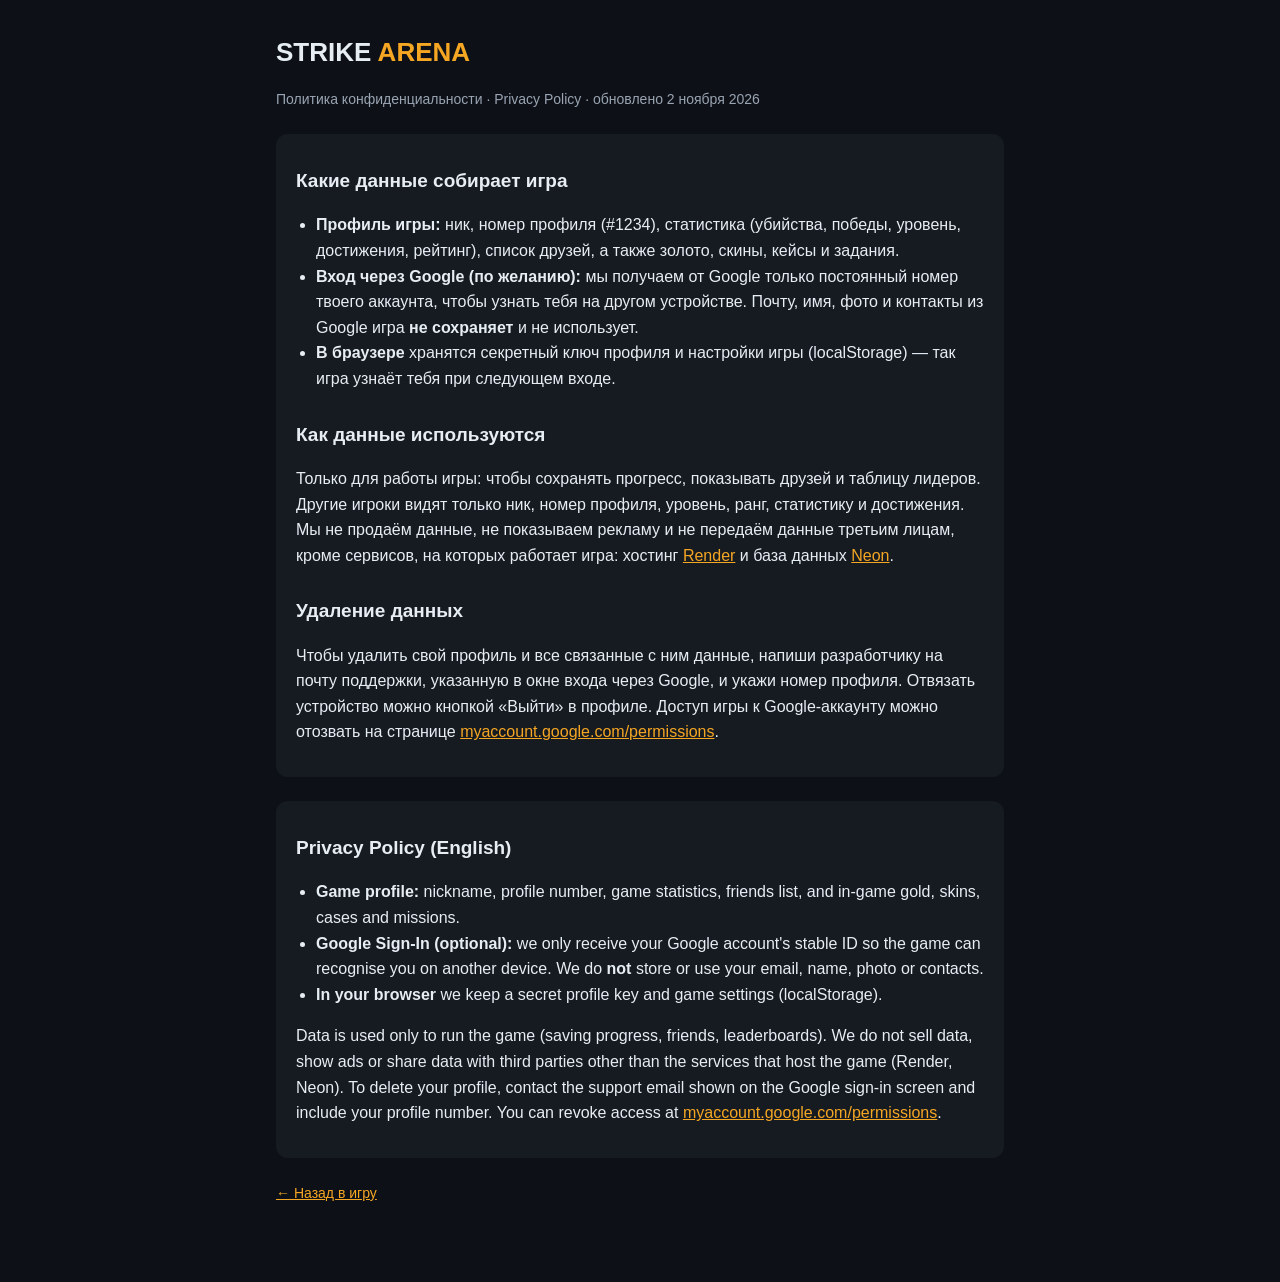
<file: public/privacy.html>
<!doctype html>
<html lang="ru">
<head>
<meta charset="utf-8">
<meta name="viewport" content="width=device-width, initial-scale=1">
<title>Strike Arena — политика конфиденциальности</title>
<style>
  :root { --bg: #0d1117; --panel: #161b22; --text: #e6edf3; --muted: #9aa4b2; --accent: #f5a623; }
  * { box-sizing: border-box; }
  body { margin: 0; background: var(--bg); color: var(--text); font: 16px/1.6 "Segoe UI", Arial, sans-serif; }
  main { max-width: 760px; margin: 0 auto; padding: 32px 16px 64px; }
  h1 { font-size: 26px; margin: 0 0 4px; }
  h1 span { color: var(--accent); }
  h2 { font-size: 19px; margin: 28px 0 8px; }
  p, li { color: var(--text); }
  .muted { color: var(--muted); font-size: 14px; }
  section { background: var(--panel); border-radius: 12px; padding: 4px 20px 16px; margin-top: 24px; }
  a { color: var(--accent); }
  ul { padding-left: 20px; }
</style>
</head>
<body>
<main>
  <h1>STRIKE <span>ARENA</span></h1>
  <p class="muted">Политика конфиденциальности · Privacy Policy · обновлено 2 ноября 2026</p>

  <section>
    <h2>Какие данные собирает игра</h2>
    <ul>
      <li><b>Профиль игры:</b> ник, номер профиля (#1234), статистика (убийства, победы, уровень, достижения, рейтинг), список друзей, а также золото, скины, кейсы и задания.</li>
      <li><b>Вход через Google (по желанию):</b> мы получаем от Google только постоянный номер твоего аккаунта, чтобы узнать тебя на другом устройстве. Почту, имя, фото и контакты из Google игра <b>не сохраняет</b> и не использует.</li>
      <li><b>В браузере</b> хранятся секретный ключ профиля и настройки игры (localStorage) — так игра узнаёт тебя при следующем входе.</li>
    </ul>

    <h2>Как данные используются</h2>
    <p>Только для работы игры: чтобы сохранять прогресс, показывать друзей и таблицу лидеров. Другие игроки видят только ник, номер профиля, уровень, ранг, статистику и достижения. Мы не продаём данные, не показываем рекламу и не передаём данные третьим лицам, кроме сервисов, на которых работает игра: хостинг <a href="https://render.com">Render</a> и база данных <a href="https://neon.com">Neon</a>.</p>

    <h2>Удаление данных</h2>
    <p>Чтобы удалить свой профиль и все связанные с ним данные, напиши разработчику на почту поддержки, указанную в окне входа через Google, и укажи номер профиля. Отвязать устройство можно кнопкой «Выйти» в профиле. Доступ игры к Google-аккаунту можно отозвать на странице <a href="https://myaccount.google.com/permissions">myaccount.google.com/permissions</a>.</p>
  </section>

  <section>
    <h2>Privacy Policy (English)</h2>
    <ul>
      <li><b>Game profile:</b> nickname, profile number, game statistics, friends list, and in-game gold, skins, cases and missions.</li>
      <li><b>Google Sign-In (optional):</b> we only receive your Google account's stable ID so the game can recognise you on another device. We do <b>not</b> store or use your email, name, photo or contacts.</li>
      <li><b>In your browser</b> we keep a secret profile key and game settings (localStorage).</li>
    </ul>
    <p>Data is used only to run the game (saving progress, friends, leaderboards). We do not sell data, show ads or share data with third parties other than the services that host the game (Render, Neon). To delete your profile, contact the support email shown on the Google sign-in screen and include your profile number. You can revoke access at <a href="https://myaccount.google.com/permissions">myaccount.google.com/permissions</a>.</p>
  </section>

  <p class="muted" style="margin-top:24px"><a href="/">← Назад в игру</a></p>
</main>
</body>
</html>
</file>
